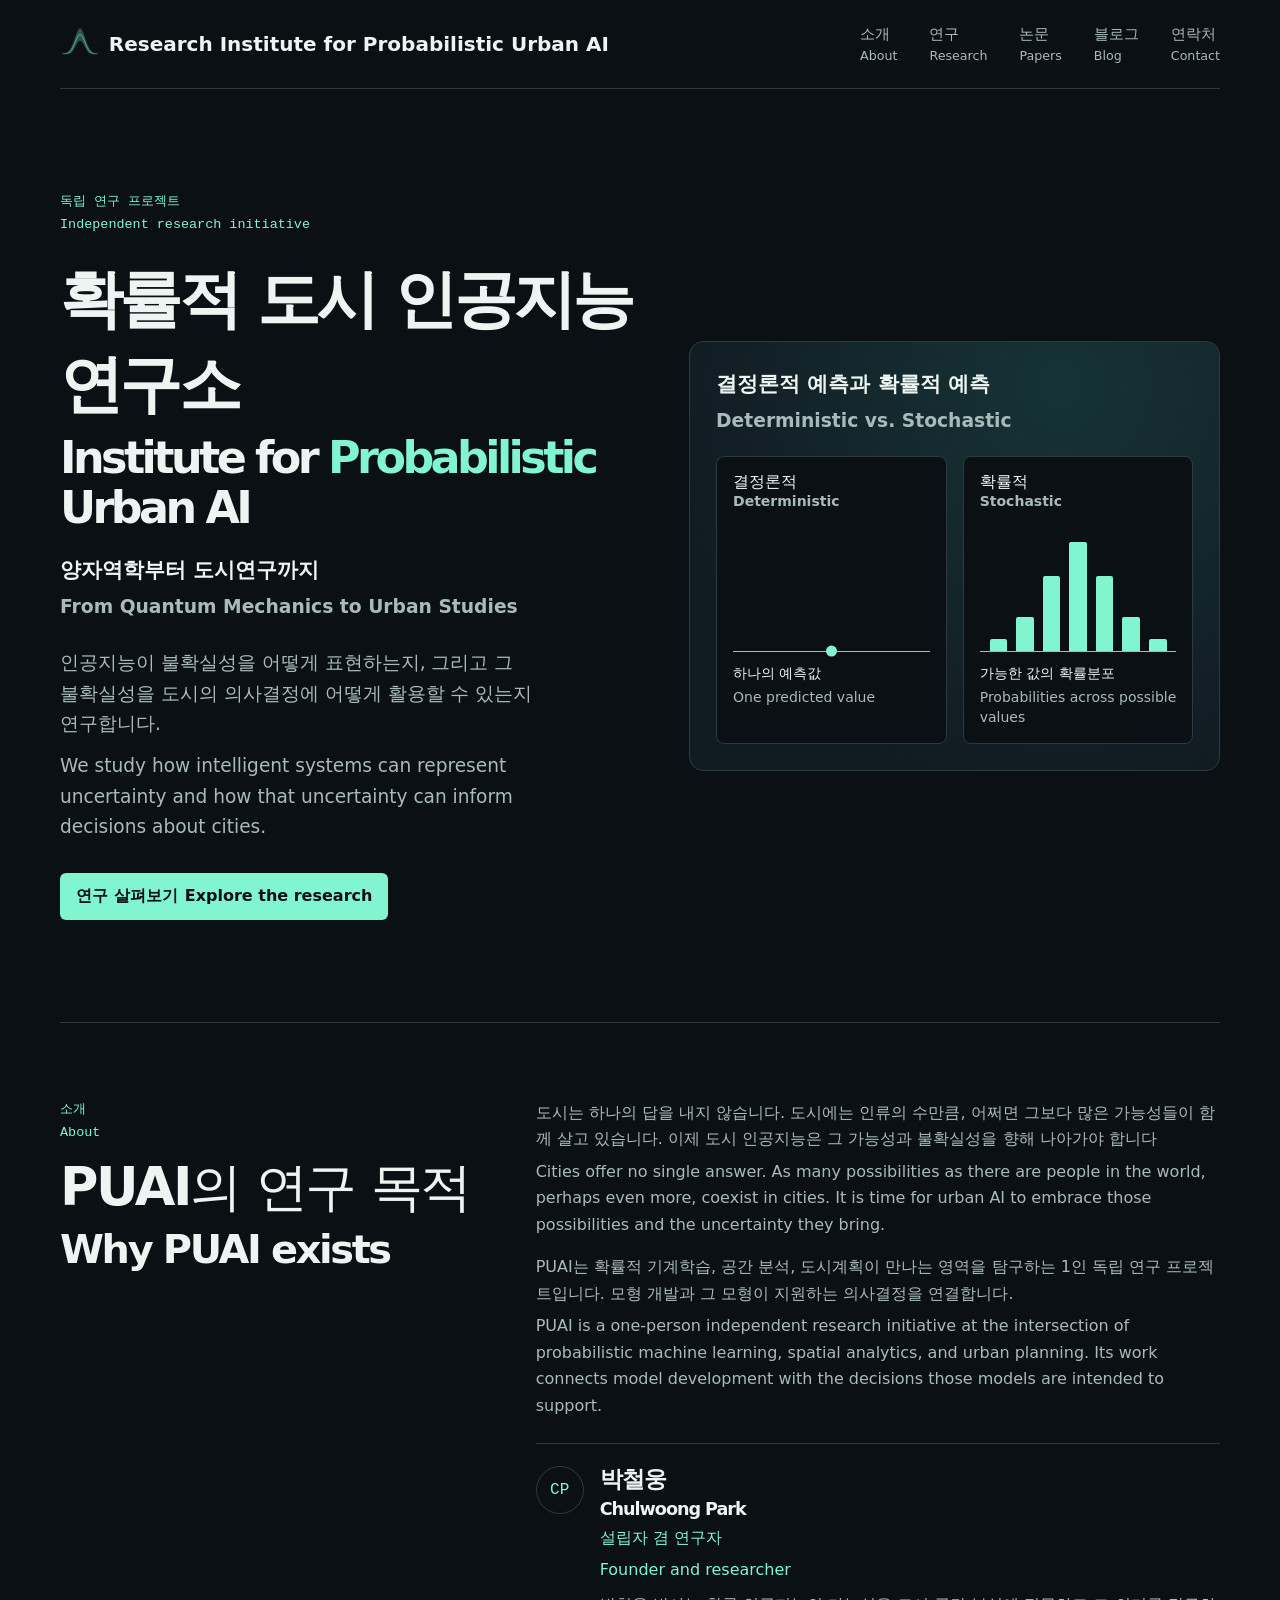
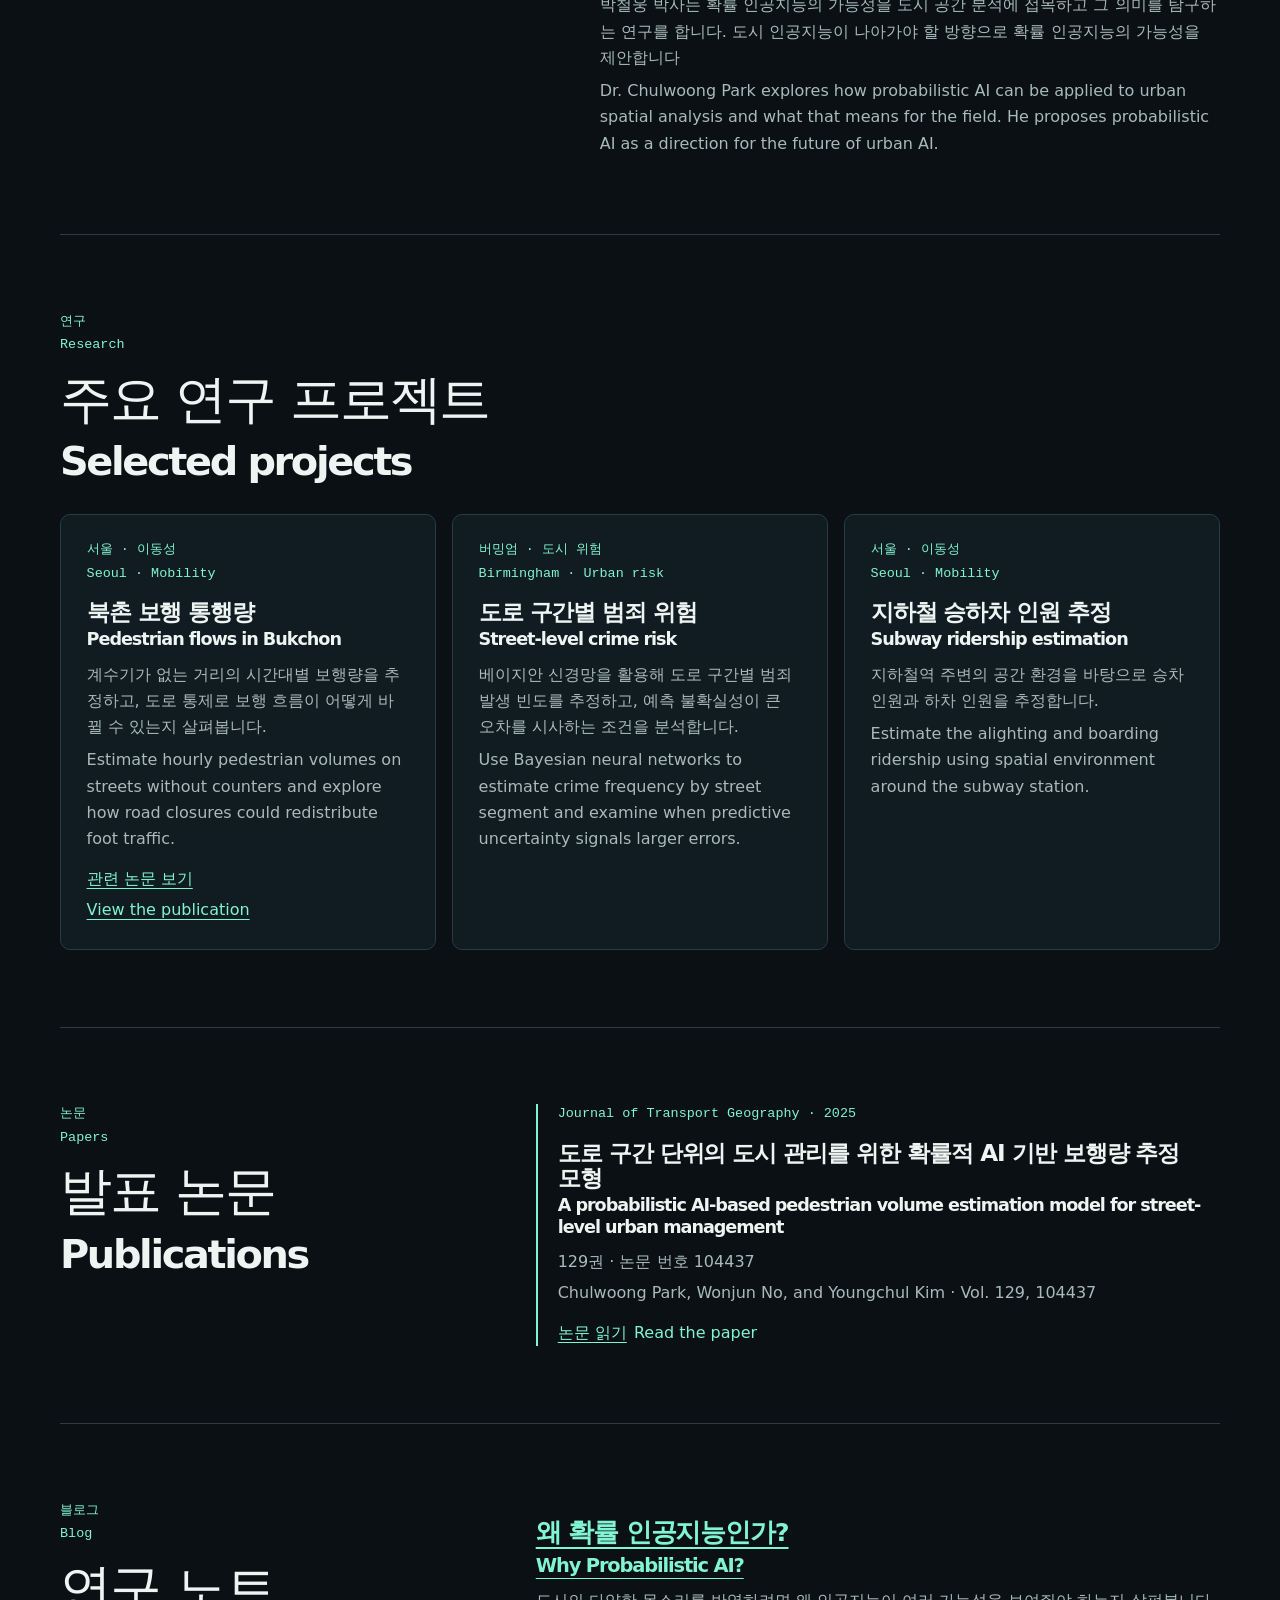
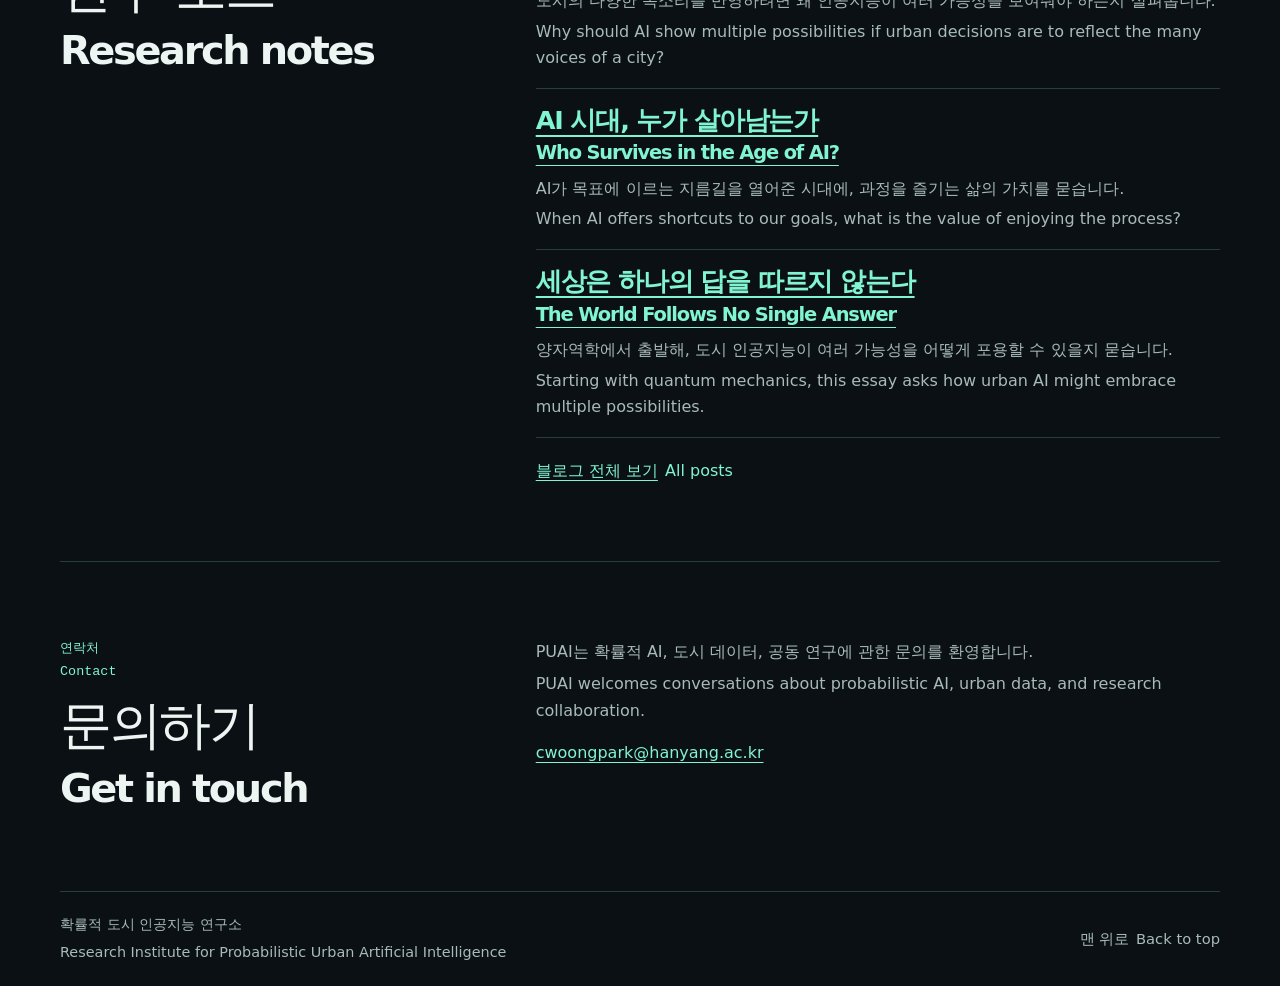
<file: index.html>
<!doctype html>
<html lang="ko">
<head>
<meta charset="utf-8">
<meta name="viewport" content="width=device-width, initial-scale=1">
<title>확률 도시 인공지능 연구소 | Research Institute for Probabilistic Urban Artificial Intelligence</title>
<meta name="description" content="확률 AI, 공간 분석, 도시 의사결정의 불확실성을 연구하는 독립 연구 프로젝트. An independent research initiative exploring probabilistic AI, spatial analytics, and uncertainty in urban decisions.">
<meta name="theme-color" content="#0b1015">
<link rel="stylesheet" href="./style.css">
<script defer src="./site.js"></script>
</head>
<body>
<a class="skip" href="#main">본문으로 건너뛰기<span lang="en" class="en-inline">Skip to content</span></a>
<header class="shell top">
<a class="brand" href="./" lang="en"><img class="mark" src="./normal-distribution-logo.png" width="40" height="40" alt="">Research Institute for Probabilistic Urban AI</a>
<nav aria-label="주 메뉴 / Main navigation"><a href="#about">소개<span lang="en" class="en">About</span></a><a href="#research">연구<span lang="en" class="en">Research</span></a><a href="#papers">논문<span lang="en" class="en">Papers</span></a><a href="./blog/index.html">블로그<span lang="en" class="en">Blog</span></a><a href="#contact">연락처<span lang="en" class="en">Contact</span></a></nav>
</header>
<main id="main">
<section class="shell hero" aria-labelledby="title">
<div>
<p class="eyebrow">독립 연구 프로젝트<span lang="en" class="en">Independent research initiative</span></p>
<h1 id="title"><span class="ko">확률적 도시 인공지능 연구소</span><span lang="en" class="en">Institute for <em>Probabilistic</em> Urban AI </span></h1>
<p class="subtitle">양자역학부터 도시연구까지<span lang="en" class="en">From Quantum Mechanics to Urban Studies</span></p>
<p class="lead">인공지능이 불확실성을 어떻게 표현하는지, 그리고 그 불확실성을 도시의 의사결정에 어떻게 활용할 수 있는지 연구합니다.<span lang="en" class="en">We study how intelligent systems can represent uncertainty and how that uncertainty can inform decisions about cities.</span></p>
<a class="button" href="#research">연구 살펴보기<span lang="en" class="en-inline">Explore the research</span></a>
</div>
<figure class="instrument" aria-labelledby="comparison-title">
<figcaption id="comparison-title">결정론적 예측과 확률적 예측<span lang="en" class="en">Deterministic vs. Stochastic</span></figcaption>
<div class="comparison">
<div class="comparison-panel">
<h2>결정론적<span lang="en" class="en">Deterministic</span></h2>
<div class="comparison-plot point-plot" aria-hidden="true"><span></span></div>
<p>하나의 예측값<span lang="en" class="en">One predicted value</span></p>
</div>
<div class="comparison-panel">
<h2>확률적<span lang="en" class="en">Stochastic</span></h2>
<div class="comparison-plot probability-plot" aria-hidden="true">
<span style="--height:10%"></span><span style="--height:27%"></span><span style="--height:59%"></span><span style="--height:86%"></span><span style="--height:59%"></span><span style="--height:27%"></span><span style="--height:10%"></span>
</div>
<p>가능한 값의 확률분포<span lang="en" class="en">Probabilities across possible values</span></p>
</div>
</div>
</figure>
</section>

<section id="about" class="shell split">
<div><p class="eyebrow">소개<span lang="en" class="en">About</span></p><h2>PUAI의 연구 목적<span lang="en" class="en">Why PUAI exists</span></h2></div>
<div class="bodycopy"><p>도시는 하나의 답을 내지 않습니다. 도시에는 인류의 수만큼, 어쩌면 그보다 많은 가능성들이 함께 살고 있습니다. 이제 도시 인공지능은 그 가능성과 불확실성을 향해 나아가야 합니다<span lang="en" class="en">Cities offer no single answer. As many possibilities as there are people in the world, perhaps even more, coexist in cities. It is time for urban AI to embrace those possibilities and the uncertainty they bring.</span></p>
<p>PUAI는 확률적 기계학습, 공간 분석, 도시계획이 만나는 영역을 탐구하는 1인 독립 연구 프로젝트입니다. 모형 개발과 그 모형이 지원하는 의사결정을 연결합니다.<span lang="en" class="en">PUAI is a one-person independent research initiative at the intersection of probabilistic machine learning, spatial analytics, and urban planning. Its work connects model development with the decisions those models are intended to support.</span></p>
<article class="profile" id="researcher"><div class="monogram" aria-hidden="true">CP</div><div><h3>박철웅<span lang="en" class="en">Chulwoong Park</span></h3><p class="accent">설립자 겸 연구자<span lang="en" class="en">Founder and researcher</span></p><p>박철웅 박사는 확률 인공지능의 가능성을 도시 공간 분석에 접목하고 그 의미를 탐구하는 연구를 합니다. 도시 인공지능이 나아가야 할 방향으로 확률 인공지능의 가능성을 제안합니다<span lang="en" class="en">Dr. Chulwoong Park explores how probabilistic AI can be applied to urban spatial analysis and what that means for the field. He proposes probabilistic AI as a direction for the future of urban AI.</span></p></div></article></div>
</section>

<section id="research" class="shell section">
<p class="eyebrow">연구<span lang="en" class="en">Research</span></p><h2>주요 연구 프로젝트<span lang="en" class="en">Selected projects</span></h2>
<div class="projects">
<article class="card"><p class="eyebrow">서울 · 이동성<span lang="en" class="en">Seoul · Mobility</span></p><h3>북촌 보행 통행량<span lang="en" class="en">Pedestrian flows in Bukchon</span></h3><p>계수기가 없는 거리의 시간대별 보행량을 추정하고, 도로 통제로 보행 흐름이 어떻게 바뀔 수 있는지 살펴봅니다.<span lang="en" class="en">Estimate hourly pedestrian volumes on streets without counters and explore how road closures could redistribute foot traffic.</span></p><a href="#paper-bukchon">관련 논문 보기<span lang="en" class="en">View the publication</span></a></article>
<article class="card"><p class="eyebrow">버밍엄 · 도시 위험<span lang="en" class="en">Birmingham · Urban risk</span></p><h3>도로 구간별 범죄 위험<span lang="en" class="en">Street-level crime risk</span></h3><p>베이지안 신경망을 활용해 도로 구간별 범죄 발생 빈도를 추정하고, 예측 불확실성이 큰 오차를 시사하는 조건을 분석합니다.<span lang="en" class="en">Use Bayesian neural networks to estimate crime frequency by street segment and examine when predictive uncertainty signals larger errors.</span></p></article>
<article class="card"><p class="eyebrow">서울 · 이동성<span lang="en" class="en">Seoul · Mobility</span></p><h3>지하철 승하차 인원 추정<span lang="en" class="en">Subway ridership estimation</span></h3><p>지하철역 주변의 공간 환경을 바탕으로 승차 인원과 하차 인원을 추정합니다.<span lang="en" class="en">Estimate the alighting and boarding ridership using spatial environment around the subway station.</span></p></article>
</div>
</section>

<section id="papers" class="shell split">
<div><p class="eyebrow">논문<span lang="en" class="en">Papers</span></p><h2>발표 논문<span lang="en" class="en">Publications</span></h2></div>
<article class="paper" id="paper-bukchon">
<p class="eyebrow"><span lang="en">Journal of Transport Geography</span> · 2025</p>
<h3>도로 구간 단위의 도시 관리를 위한 확률적 AI 기반 보행량 추정 모형<span lang="en" class="en">A probabilistic AI-based pedestrian volume estimation model for street-level urban management</span></h3>
<p>129권 · 논문 번호 104437 <span lang="en" class="en">Chulwoong Park, Wonjun No, and Youngchul Kim · Vol. 129, 104437</span></p>
<a href="https://doi.org/10.1016/j.jtrangeo.2025.104437">논문 읽기<span lang="en" class="en-inline">Read the paper</span></a>
</article>
</section>

<section id="notes" class="shell split">
<div><p class="eyebrow">블로그<span lang="en" class="en">Blog</span></p><h2>연구 노트<span lang="en" class="en">Research notes</span></h2></div>
<div>
<ul class="post-list">
<li id="note-intervals">
<h3><a href="./blog/checking-prediction-intervals/index.html">왜 확률 인공지능인가?<span lang="en" class="en">Why Probabilistic AI?</span></a></h3>
<p>도시의 다양한 목소리를 반영하려면 왜 인공지능이 여러 가능성을 보여줘야 하는지 살펴봅니다.<span lang="en" class="en">Why should AI show multiple possibilities if urban decisions are to reflect the many voices of a city?</span></p>
</li>
<li>
<h3><a href="./blog/who-survives-in-the-age-of-ai/index.html">AI 시대, 누가 살아남는가<span lang="en" class="en">Who Survives in the Age of AI?</span></a></h3>
<p>AI가 목표에 이르는 지름길을 열어준 시대에, 과정을 즐기는 삶의 가치를 묻습니다.<span lang="en" class="en">When AI offers shortcuts to our goals, what is the value of enjoying the process?</span></p>
</li>
<li id="note-distribution">
<h3><a href="./blog/world-follows-no-single-answer/index.html">세상은 하나의 답을 따르지 않는다<span lang="en" class="en">The World Follows No Single Answer</span></a></h3>
<p>양자역학에서 출발해, 도시 인공지능이 여러 가능성을 어떻게 포용할 수 있을지 묻습니다.<span lang="en" class="en">Starting with quantum mechanics, this essay asks how urban AI might embrace multiple possibilities.</span></p>
</li>
</ul>
<a href="./blog/index.html">블로그 전체 보기<span lang="en" class="en-inline">All posts</span></a>
</div>
</section>

<section id="contact" class="shell split">
<div><p class="eyebrow">연락처<span lang="en" class="en">Contact</span></p><h2>문의하기<span lang="en" class="en">Get in touch</span></h2></div>
<div class="bodycopy"><p>PUAI는 확률적 AI, 도시 데이터, 공동 연구에 관한 문의를 환영합니다.<span lang="en" class="en">PUAI welcomes conversations about probabilistic AI, urban data, and research collaboration.</span></p>
<!-- Set your preferred public address in the data-email attribute before deployment. -->
<p id="contact-channel" data-email="cwoongpark@hanyang.ac.kr">공개 연락처를 이곳에 안내할 예정입니다.<span lang="en" class="en">A public contact address will be added here.</span></p></div>
</section>
</main>
<footer class="shell foot"><span>확률적 도시 인공지능 연구소<span lang="en" class="en">Research Institute for Probabilistic Urban Artificial Intelligence</span></span><a href="#main">맨 위로<span lang="en" class="en-inline">Back to top</span></a></footer>
</body>
</html>
</file>
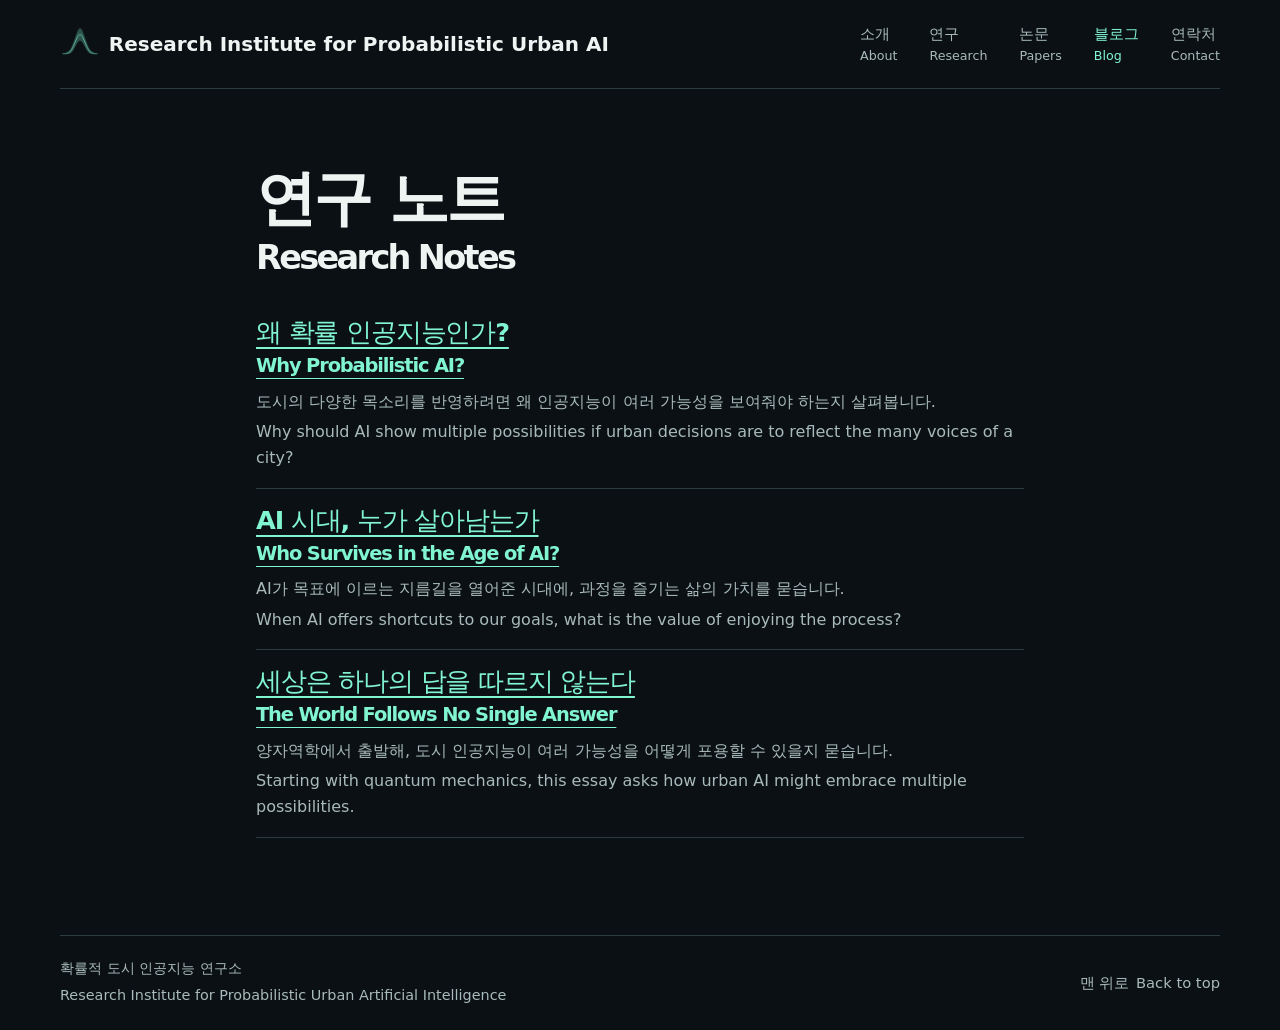
<file: blog/index.html>
<!doctype html>
<html lang="ko">
<head>
<meta charset="utf-8">
<meta name="viewport" content="width=device-width, initial-scale=1">
<title>연구 노트 / Research Notes | PUAI</title>
<meta name="theme-color" content="#0b1015">
<link rel="stylesheet" href="../style.css">
</head>
<body>
<a class="skip" href="#main">본문으로 건너뛰기<span lang="en" class="en-inline">Skip to content</span></a>
<header class="shell top">
<a class="brand" href="../index.html" lang="en"><img class="mark" src="../normal-distribution-logo.png" width="40" height="40" alt="">Research Institute for Probabilistic Urban AI</a>
<nav aria-label="주 메뉴 / Main navigation"><a href="../index.html#about">소개<span lang="en" class="en">About</span></a><a href="../index.html#research">연구<span lang="en" class="en">Research</span></a><a href="../index.html#papers">논문<span lang="en" class="en">Papers</span></a><a href="./index.html" aria-current="page">블로그<span lang="en" class="en">Blog</span></a><a href="../index.html#contact">연락처<span lang="en" class="en">Contact</span></a></nav>
</header>
<main id="main" class="shell blog-page">
<h1>연구 노트<span lang="en" class="en">Research Notes</span></h1>
<ul class="post-list">
<li>
<h2><a href="checking-prediction-intervals/index.html">왜 확률 인공지능인가?<span lang="en" class="en">Why Probabilistic AI?</span></a></h2>
<p>도시의 다양한 목소리를 반영하려면 왜 인공지능이 여러 가능성을 보여줘야 하는지 살펴봅니다.<span lang="en" class="en">Why should AI show multiple possibilities if urban decisions are to reflect the many voices of a city?</span></p>
</li>
<li>
<h2><a href="who-survives-in-the-age-of-ai/index.html">AI 시대, 누가 살아남는가<span lang="en" class="en">Who Survives in the Age of AI?</span></a></h2>
<p>AI가 목표에 이르는 지름길을 열어준 시대에, 과정을 즐기는 삶의 가치를 묻습니다.<span lang="en" class="en">When AI offers shortcuts to our goals, what is the value of enjoying the process?</span></p>
</li>
<li>
<h2><a href="world-follows-no-single-answer/index.html">세상은 하나의 답을 따르지 않는다<span lang="en" class="en">The World Follows No Single Answer</span></a></h2>
<p>양자역학에서 출발해, 도시 인공지능이 여러 가능성을 어떻게 포용할 수 있을지 묻습니다.<span lang="en" class="en">Starting with quantum mechanics, this essay asks how urban AI might embrace multiple possibilities.</span></p>
</li>
</ul>
</main>
<footer class="shell foot"><span>확률적 도시 인공지능 연구소<span lang="en" class="en">Research Institute for Probabilistic Urban Artificial Intelligence</span></span><a href="#main">맨 위로<span lang="en" class="en-inline">Back to top</span></a></footer>
</body>
</html>
</file>
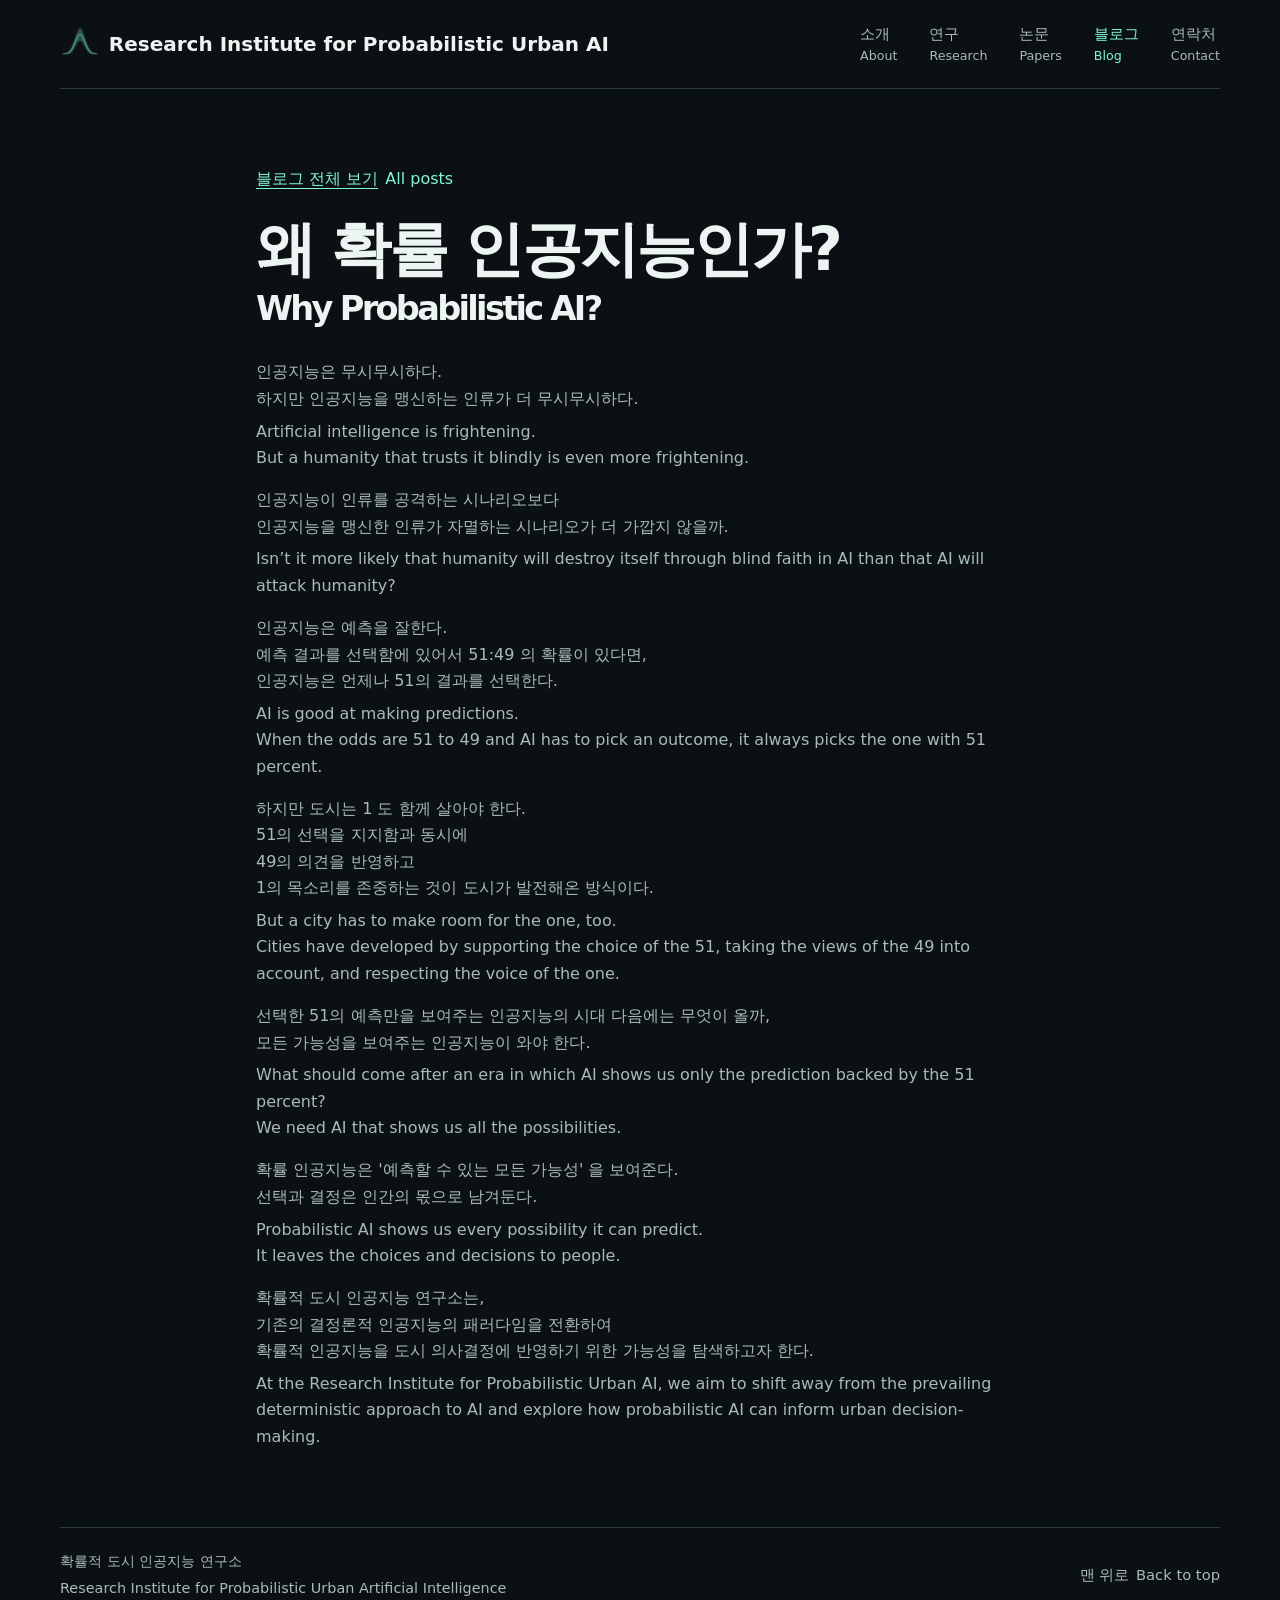
<file: blog/checking-prediction-intervals/index.html>
<!doctype html>
<html lang="ko">
<head>
<meta charset="utf-8">
<meta name="viewport" content="width=device-width, initial-scale=1">
<title>왜 확률 인공지능인가? / Why Probabilistic AI? | PUAI</title>
<meta name="theme-color" content="#0b1015">
<link rel="stylesheet" href="../../style.css">
</head>
<body>
<a class="skip" href="#main">본문으로 건너뛰기<span lang="en" class="en-inline">Skip to content</span></a>
<header class="shell top">
<a class="brand" href="../../index.html" lang="en"><img class="mark" src="../../normal-distribution-logo.png" width="40" height="40" alt="">Research Institute for Probabilistic Urban AI</a>
<nav aria-label="주 메뉴 / Main navigation"><a href="../../index.html#about">소개<span lang="en" class="en">About</span></a><a href="../../index.html#research">연구<span lang="en" class="en">Research</span></a><a href="../../index.html#papers">논문<span lang="en" class="en">Papers</span></a><a href="../index.html" aria-current="true">블로그<span lang="en" class="en">Blog</span></a><a href="../../index.html#contact">연락처<span lang="en" class="en">Contact</span></a></nav>
</header>
<main id="main" class="shell blog-page">
<a href="../index.html">블로그 전체 보기<span lang="en" class="en-inline">All posts</span></a>
<article class="post">
<h1>왜 확률 인공지능인가?<span lang="en" class="en">Why Probabilistic AI?</span></h1>
<div class="bodycopy post-body">
<p>인공지능은 무시무시하다.<br>
하지만 인공지능을 맹신하는 인류가 더 무시무시하다.
<span lang="en" class="en">Artificial intelligence is frightening.<br>
But a humanity that trusts it blindly is even more frightening.</span></p>
<p>인공지능이 인류를 공격하는 시나리오보다<br>
인공지능을 맹신한 인류가 자멸하는 시나리오가 더 가깝지 않을까.
<span lang="en" class="en">Isn’t it more likely that humanity will destroy itself through blind faith in AI than that AI will attack humanity?</span></p>
<p>인공지능은 예측을 잘한다.<br>
예측 결과를 선택함에 있어서 51:49 의 확률이 있다면,<br>
인공지능은 언제나 51의 결과를 선택한다.
<span lang="en" class="en">AI is good at making predictions.<br>
When the odds are 51 to 49 and AI has to pick an outcome, it always picks the one with 51 percent.</span></p>
<p>하지만 도시는 1 도 함께 살아야 한다.<br>
51의 선택을 지지함과 동시에<br>
49의 의견을 반영하고<br>
1의 목소리를 존중하는 것이 도시가 발전해온 방식이다.
<span lang="en" class="en">But a city has to make room for the one, too.<br>
Cities have developed by supporting the choice of the 51, taking the views of the 49 into account, and respecting the voice of the one.</span></p>
<p>선택한 51의 예측만을 보여주는 인공지능의 시대 다음에는 무엇이 올까,<br>
모든 가능성을 보여주는 인공지능이 와야 한다.
<span lang="en" class="en">What should come after an era in which AI shows us only the prediction backed by the 51 percent?<br>
We need AI that shows us all the possibilities.</span></p>
<p>확률 인공지능은 '예측할 수 있는 모든 가능성' 을 보여준다.<br>
선택과 결정은 인간의 몫으로 남겨둔다.
<span lang="en" class="en">Probabilistic AI shows us every possibility it can predict.<br>
It leaves the choices and decisions to people.</span></p>
<p>확률적 도시 인공지능 연구소는,<br>
기존의 결정론적 인공지능의 패러다임을 전환하여<br>
확률적 인공지능을 도시 의사결정에 반영하기 위한 가능성을 탐색하고자 한다.
<span lang="en" class="en">At the Research Institute for Probabilistic Urban AI, we aim to shift away from the prevailing deterministic approach to AI and explore how probabilistic AI can inform urban decision-making.</span></p>
</div>
</article>
</main>
<footer class="shell foot"><span>확률적 도시 인공지능 연구소<span lang="en" class="en">Research Institute for Probabilistic Urban Artificial Intelligence</span></span><a href="#main">맨 위로<span lang="en" class="en-inline">Back to top</span></a></footer>
</body>
</html>
</file>
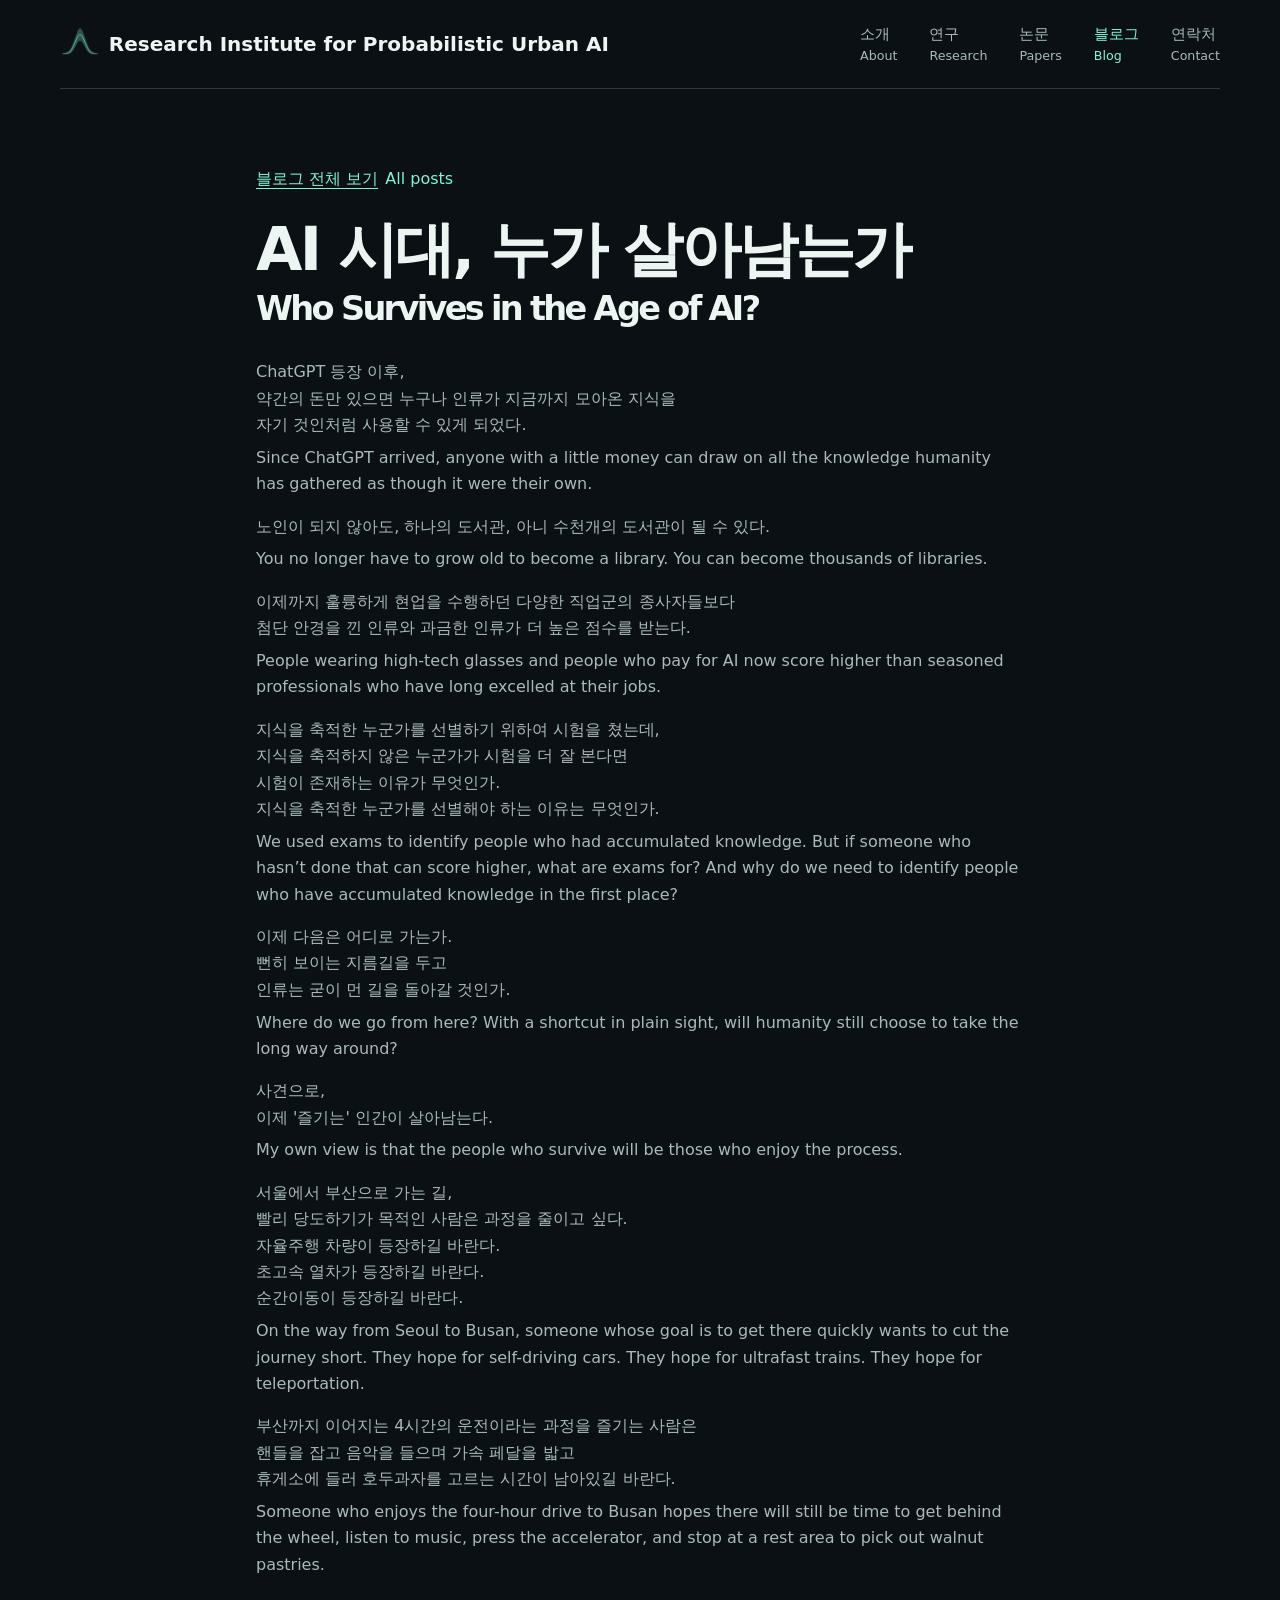
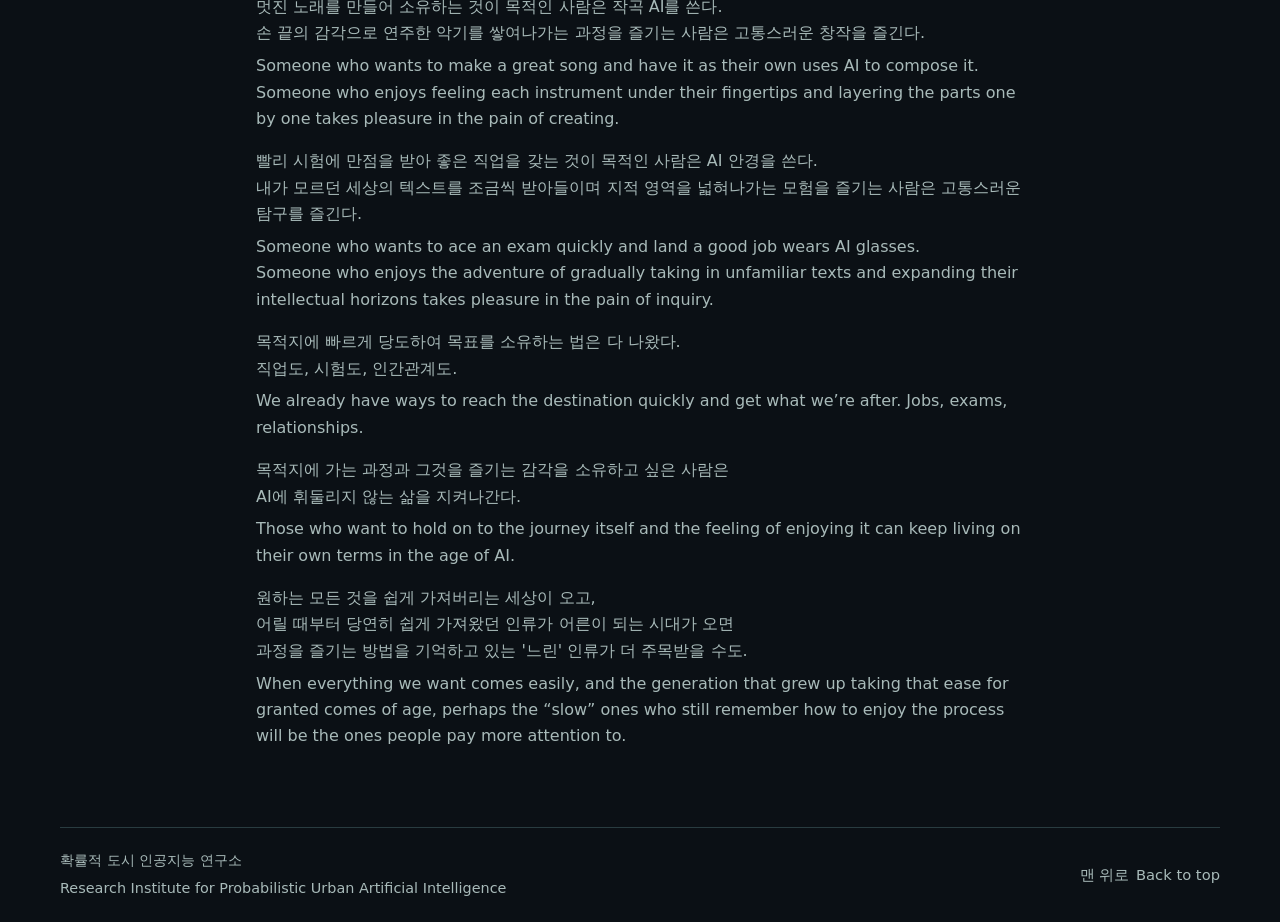
<file: blog/who-survives-in-the-age-of-ai/index.html>
<!doctype html>
<html lang="ko">
<head>
<meta charset="utf-8">
<meta name="viewport" content="width=device-width, initial-scale=1">
<title>AI 시대, 누가 살아남는가 / Who Survives in the Age of AI? | PUAI</title>
<meta name="theme-color" content="#0b1015">
<link rel="stylesheet" href="../../style.css">
</head>
<body>
<a class="skip" href="#main">본문으로 건너뛰기<span lang="en" class="en-inline">Skip to content</span></a>
<header class="shell top">
<a class="brand" href="../../index.html" lang="en"><img class="mark" src="../../normal-distribution-logo.png" width="40" height="40" alt="">Research Institute for Probabilistic Urban AI</a>
<nav aria-label="주 메뉴 / Main navigation"><a href="../../index.html#about">소개<span lang="en" class="en">About</span></a><a href="../../index.html#research">연구<span lang="en" class="en">Research</span></a><a href="../../index.html#papers">논문<span lang="en" class="en">Papers</span></a><a href="../index.html" aria-current="true">블로그<span lang="en" class="en">Blog</span></a><a href="../../index.html#contact">연락처<span lang="en" class="en">Contact</span></a></nav>
</header>
<main id="main" class="shell blog-page">
<a href="../index.html">블로그 전체 보기<span lang="en" class="en-inline">All posts</span></a>
<article class="post">
<h1>AI 시대, 누가 살아남는가<span lang="en" class="en">Who Survives in the Age of AI?</span></h1>
<div class="bodycopy post-body">
<p>ChatGPT 등장 이후,<br>
약간의 돈만 있으면 누구나 인류가 지금까지 모아온 지식을<br>
자기 것인처럼 사용할 수 있게 되었다.
<span lang="en" class="en">Since ChatGPT arrived, anyone with a little money can draw on all the knowledge humanity has gathered as though it were their own.</span></p>
<p>노인이 되지 않아도, 하나의 도서관, 아니 수천개의 도서관이 될 수 있다.
<span lang="en" class="en">You no longer have to grow old to become a library. You can become thousands of libraries.</span></p>
<p>이제까지 훌륭하게 현업을 수행하던 다양한 직업군의 종사자들보다<br>
첨단 안경을 낀 인류와 과금한 인류가 더 높은 점수를 받는다.
<span lang="en" class="en">People wearing high-tech glasses and people who pay for AI now score higher than seasoned professionals who have long excelled at their jobs.</span></p>
<p>지식을 축적한 누군가를 선별하기 위하여 시험을 쳤는데,<br>
지식을 축적하지 않은 누군가가 시험을 더 잘 본다면<br>
시험이 존재하는 이유가 무엇인가.<br>
지식을 축적한 누군가를 선별해야 하는 이유는 무엇인가.
<span lang="en" class="en">We used exams to identify people who had accumulated knowledge. But if someone who hasn’t done that can score higher, what are exams for? And why do we need to identify people who have accumulated knowledge in the first place?</span></p>
<p>이제 다음은 어디로 가는가.<br>
뻔히 보이는 지름길을 두고<br>
인류는 굳이 먼 길을 돌아갈 것인가.
<span lang="en" class="en">Where do we go from here? With a shortcut in plain sight, will humanity still choose to take the long way around?</span></p>
<p>사견으로,<br>
이제 '즐기는' 인간이 살아남는다.
<span lang="en" class="en">My own view is that the people who survive will be those who enjoy the process.</span></p>
<p>서울에서 부산으로 가는 길,<br>
빨리 당도하기가 목적인 사람은 과정을 줄이고 싶다.<br>
자율주행 차량이 등장하길 바란다.<br>
초고속 열차가 등장하길 바란다.<br>
순간이동이 등장하길 바란다.
<span lang="en" class="en">On the way from Seoul to Busan, someone whose goal is to get there quickly wants to cut the journey short. They hope for self-driving cars. They hope for ultrafast trains. They hope for teleportation.</span></p>
<p>부산까지 이어지는 4시간의 운전이라는 과정을 즐기는 사람은<br>
핸들을 잡고 음악을 들으며 가속 페달을 밟고<br>
휴게소에 들러 호두과자를 고르는 시간이 남아있길 바란다.
<span lang="en" class="en">Someone who enjoys the four-hour drive to Busan hopes there will still be time to get behind the wheel, listen to music, press the accelerator, and stop at a rest area to pick out walnut pastries.</span></p>
<p>멋진 노래를 만들어 소유하는 것이 목적인 사람은 작곡 AI를 쓴다.<br>
손 끝의 감각으로 연주한 악기를 쌓여나가는 과정을 즐기는 사람은 고통스러운 창작을 즐긴다.
<span lang="en" class="en">Someone who wants to make a great song and have it as their own uses AI to compose it.<br>
Someone who enjoys feeling each instrument under their fingertips and layering the parts one by one takes pleasure in the pain of creating.</span></p>
<p>빨리 시험에 만점을 받아 좋은 직업을 갖는 것이 목적인 사람은 AI 안경을 쓴다.<br>
내가 모르던 세상의 텍스트를 조금씩 받아들이며 지적 영역을 넓혀나가는 모험을 즐기는 사람은 고통스러운 탐구를 즐긴다.
<span lang="en" class="en">Someone who wants to ace an exam quickly and land a good job wears AI glasses.<br>
Someone who enjoys the adventure of gradually taking in unfamiliar texts and expanding their intellectual horizons takes pleasure in the pain of inquiry.</span></p>
<p>목적지에 빠르게 당도하여 목표를 소유하는 법은 다 나왔다.<br>
직업도, 시험도, 인간관계도.
<span lang="en" class="en">We already have ways to reach the destination quickly and get what we’re after. Jobs, exams, relationships.</span></p>
<p>목적지에 가는 과정과 그것을 즐기는 감각을 소유하고 싶은 사람은<br>
AI에 휘둘리지 않는 삶을 지켜나간다.
<span lang="en" class="en">Those who want to hold on to the journey itself and the feeling of enjoying it can keep living on their own terms in the age of AI.</span></p>
<p>원하는 모든 것을 쉽게 가져버리는 세상이 오고,<br>
어릴 때부터 당연히 쉽게 가져왔던 인류가 어른이 되는 시대가 오면<br>
과정을 즐기는 방법을 기억하고 있는 '느린' 인류가 더 주목받을 수도.
<span lang="en" class="en">When everything we want comes easily, and the generation that grew up taking that ease for granted comes of age, perhaps the “slow” ones who still remember how to enjoy the process will be the ones people pay more attention to.</span></p>
</div>
</article>
</main>
<footer class="shell foot"><span>확률적 도시 인공지능 연구소<span lang="en" class="en">Research Institute for Probabilistic Urban Artificial Intelligence</span></span><a href="#main">맨 위로<span lang="en" class="en-inline">Back to top</span></a></footer>
</body>
</html>
</file>
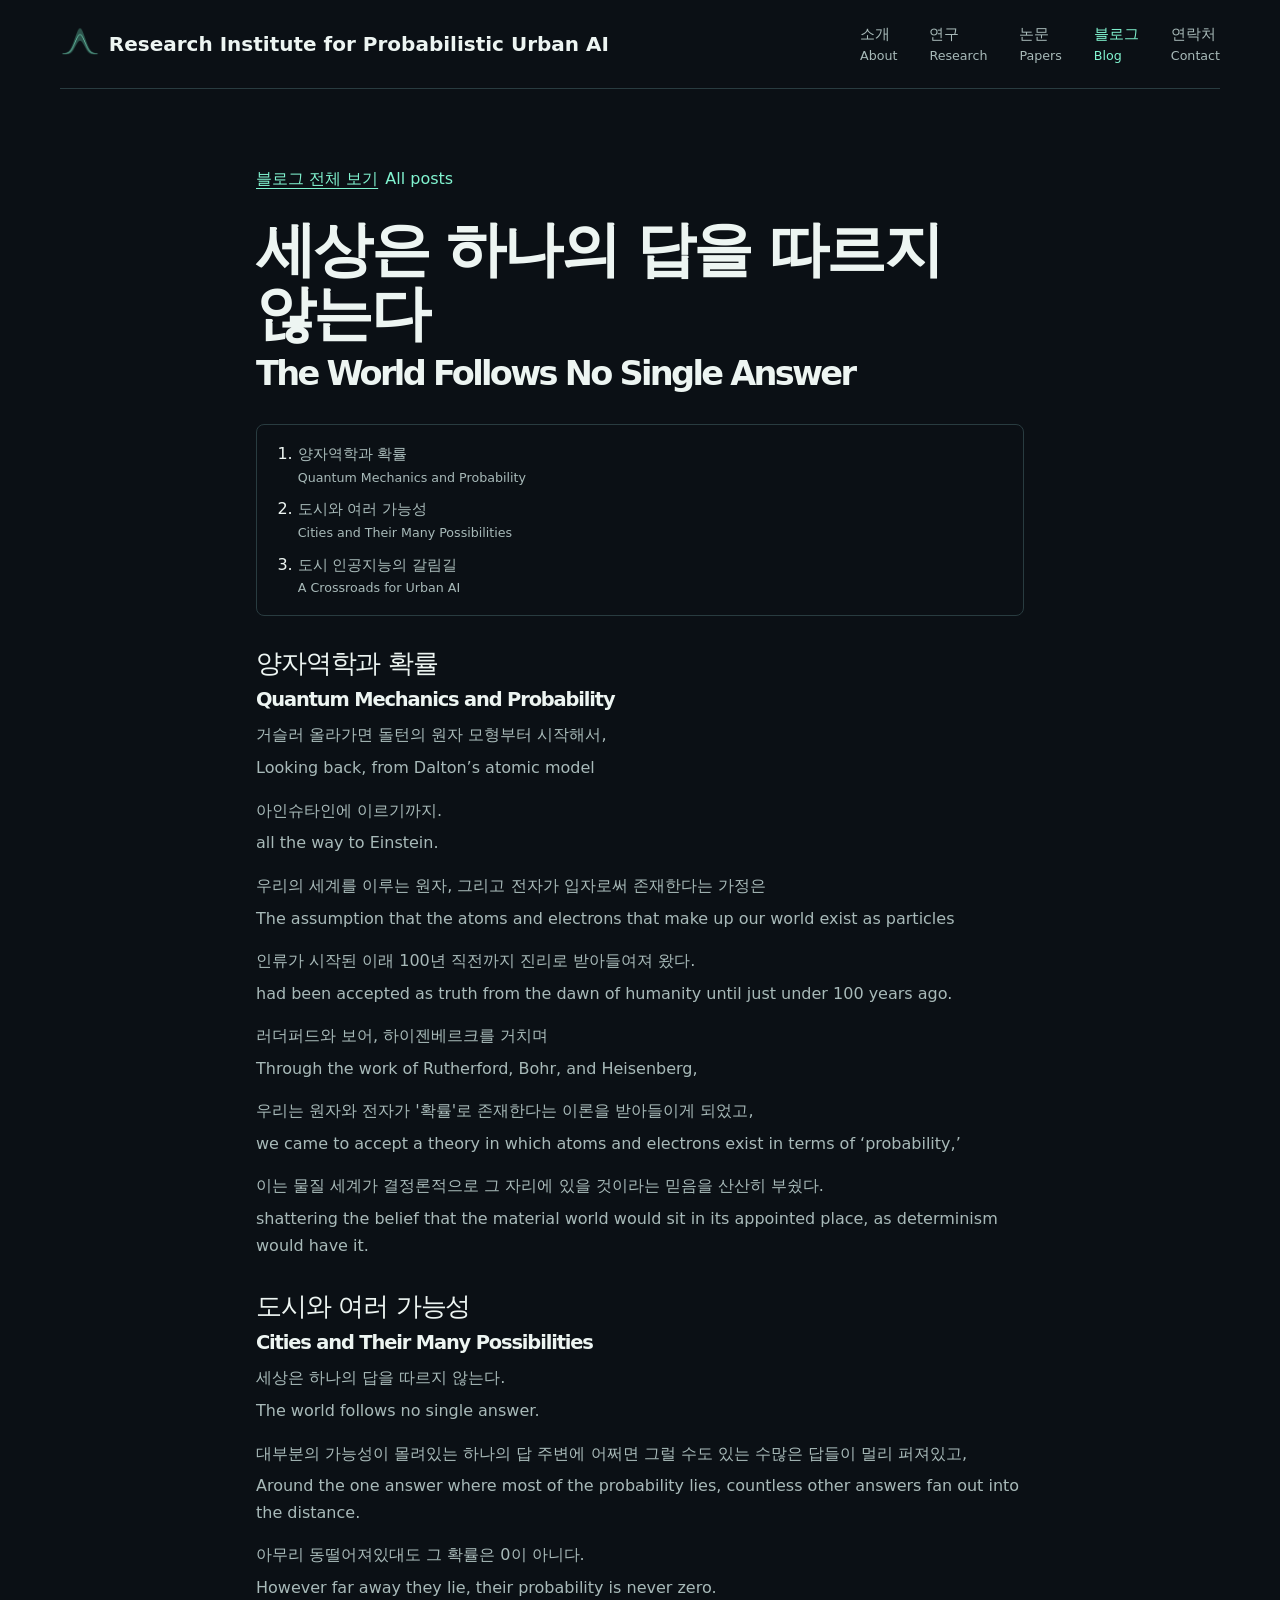
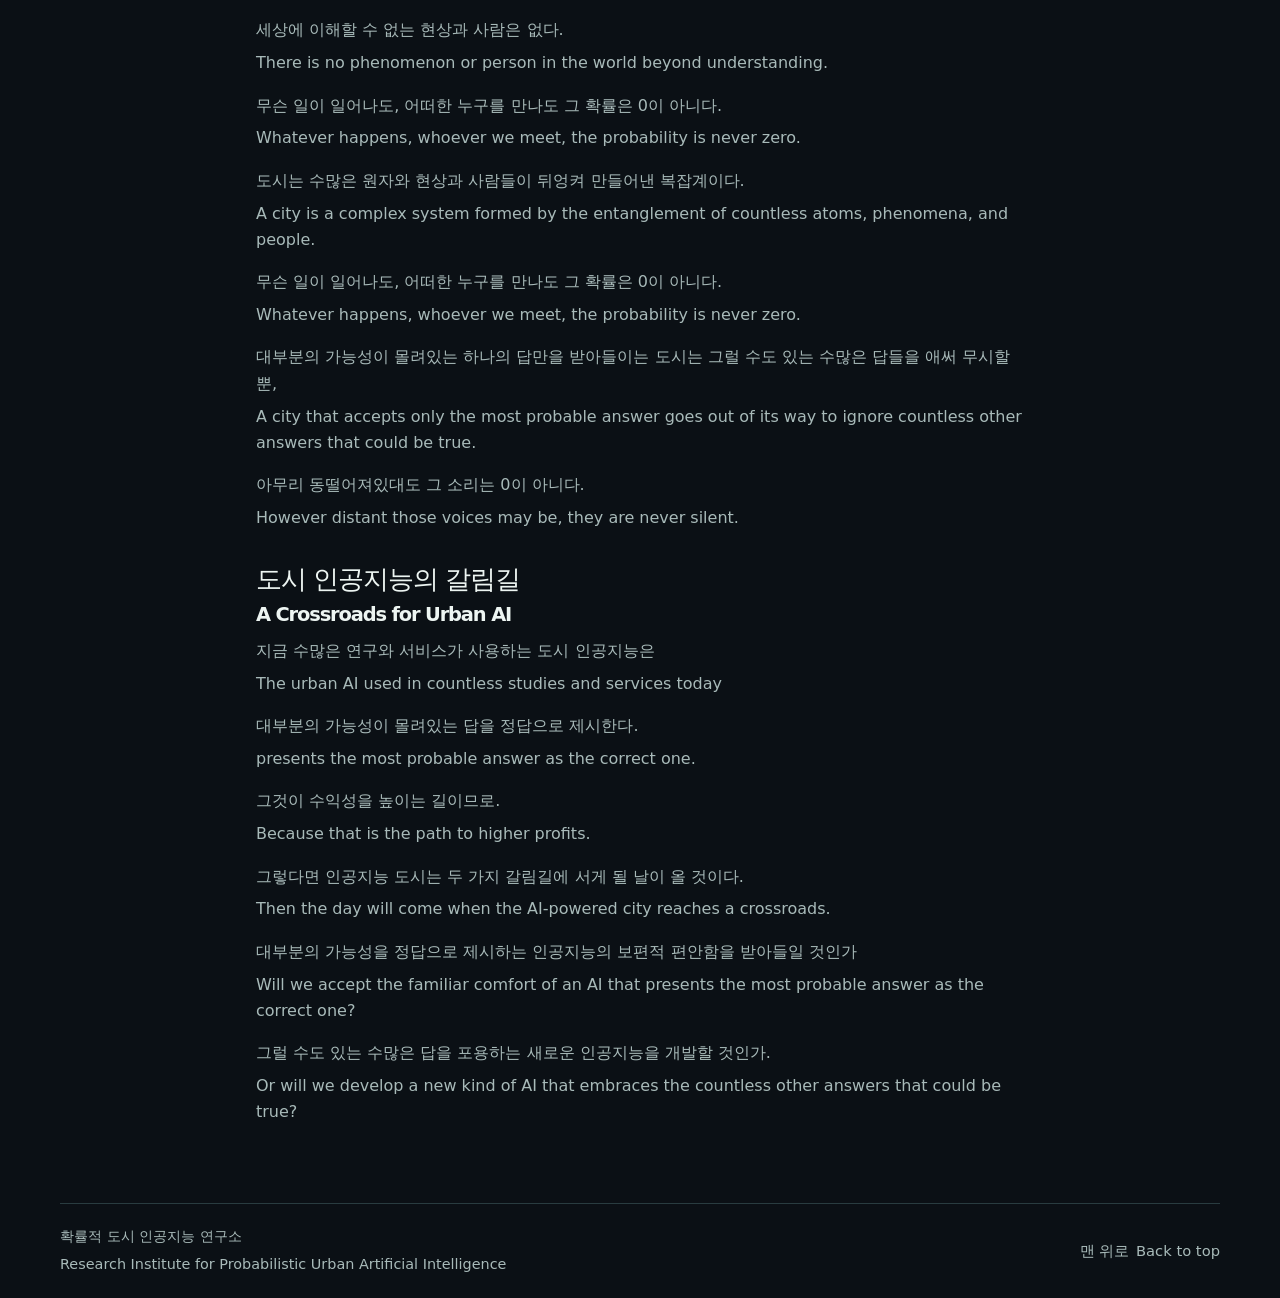
<file: blog/world-follows-no-single-answer/index.html>
<!doctype html>
<html lang="ko">
<head>
<meta charset="utf-8">
<meta name="viewport" content="width=device-width, initial-scale=1">
<title>세상은 하나의 답을 따르지 않는다 The World Follows No Single Answer | PUAI</title>
<meta name="theme-color" content="#0b1015">
<link rel="stylesheet" href="../../style.css">
</head>
<body>
<a class="skip" href="#main">본문으로 건너뛰기<span lang="en" class="en-inline">Skip to content</span></a>
<header class="shell top">
<a class="brand" href="../../index.html" lang="en"><img class="mark" src="../../normal-distribution-logo.png" width="40" height="40" alt="">Research Institute for Probabilistic Urban AI</a>
<nav aria-label="주 메뉴 / Main navigation"><a href="../../index.html#about">소개<span lang="en" class="en">About</span></a><a href="../../index.html#research">연구<span lang="en" class="en">Research</span></a><a href="../../index.html#papers">논문<span lang="en" class="en">Papers</span></a><a href="../index.html" aria-current="true">블로그<span lang="en" class="en">Blog</span></a><a href="../../index.html#contact">연락처<span lang="en" class="en">Contact</span></a></nav>
</header>
<main id="main" class="shell blog-page">
<a href="../index.html">블로그 전체 보기<span lang="en" class="en-inline">All posts</span></a>
<article class="post">
<h1>세상은 하나의 답을 따르지 않는다<span lang="en" class="en">The World Follows No Single Answer</span></h1>
<nav class="post-toc" aria-label="목차 / Contents">
<ol>
<li><a href="#quantum-mechanics">양자역학과 확률<span lang="en" class="en">Quantum Mechanics and Probability</span></a></li>
<li><a href="#cities">도시와 여러 가능성<span lang="en" class="en">Cities and Their Many Possibilities</span></a></li>
<li><a href="#urban-ai">도시 인공지능의 갈림길<span lang="en" class="en">A Crossroads for Urban AI</span></a></li>
</ol>
</nav>
<div class="bodycopy post-body">
<h2 id="quantum-mechanics">양자역학과 확률<span lang="en" class="en">Quantum Mechanics and Probability</span></h2>
<p>거슬러 올라가면 돌턴의 원자 모형부터 시작해서,<span lang="en" class="en">Looking back, from Dalton’s atomic model</span></p>
<p>아인슈타인에 이르기까지.<span lang="en" class="en">all the way to Einstein.</span></p>
<p>우리의 세계를 이루는 원자, 그리고 전자가 입자로써 존재한다는 가정은<span lang="en" class="en">The assumption that the atoms and electrons that make up our world exist as particles</span></p>
<p>인류가 시작된 이래 100년 직전까지 진리로 받아들여져 왔다.<span lang="en" class="en">had been accepted as truth from the dawn of humanity until just under 100 years ago.</span></p>
<p>러더퍼드와 보어, 하이젠베르크를 거치며<span lang="en" class="en">Through the work of Rutherford, Bohr, and Heisenberg,</span></p>
<p>우리는 원자와 전자가 '확률'로 존재한다는 이론을 받아들이게 되었고,<span lang="en" class="en">we came to accept a theory in which atoms and electrons exist in terms of ‘probability,’</span></p>
<p>이는 물질 세계가 결정론적으로 그 자리에 있을 것이라는 믿음을 산산히 부쉈다.<span lang="en" class="en">shattering the belief that the material world would sit in its appointed place, as determinism would have it.</span></p>
<h2 id="cities">도시와 여러 가능성<span lang="en" class="en">Cities and Their Many Possibilities</span></h2>
<p>세상은 하나의 답을 따르지 않는다.<span lang="en" class="en">The world follows no single answer.</span></p>
<p>대부분의 가능성이 몰려있는 하나의 답 주변에 어쩌면 그럴 수도 있는 수많은 답들이 멀리 퍼져있고,<span lang="en" class="en">Around the one answer where most of the probability lies, countless other answers fan out into the distance.</span></p>
<p>아무리 동떨어져있대도 그 확률은 0이 아니다.<span lang="en" class="en">However far away they lie, their probability is never zero.</span></p>
<p>세상에 이해할 수 없는 현상과 사람은 없다.<span lang="en" class="en">There is no phenomenon or person in the world beyond understanding.</span></p>
<p>무슨 일이 일어나도, 어떠한 누구를 만나도 그 확률은 0이 아니다.<span lang="en" class="en">Whatever happens, whoever we meet, the probability is never zero.</span></p>
<p>도시는 수많은 원자와 현상과 사람들이 뒤엉켜 만들어낸 복잡계이다.<span lang="en" class="en">A city is a complex system formed by the entanglement of countless atoms, phenomena, and people.</span></p>
<p>무슨 일이 일어나도, 어떠한 누구를 만나도 그 확률은 0이 아니다.<span lang="en" class="en">Whatever happens, whoever we meet, the probability is never zero.</span></p>
<p>대부분의 가능성이 몰려있는 하나의 답만을 받아들이는 도시는 그럴 수도 있는 수많은 답들을 애써 무시할 뿐,<span lang="en" class="en">A city that accepts only the most probable answer goes out of its way to ignore countless other answers that could be true.</span></p>
<p>아무리 동떨어져있대도 그 소리는 0이 아니다.<span lang="en" class="en">However distant those voices may be, they are never silent.</span></p>
<h2 id="urban-ai">도시 인공지능의 갈림길<span lang="en" class="en">A Crossroads for Urban AI</span></h2>
<p>지금 수많은 연구와 서비스가 사용하는 도시 인공지능은<span lang="en" class="en">The urban AI used in countless studies and services today</span></p>
<p>대부분의 가능성이 몰려있는 답을 정답으로 제시한다.<span lang="en" class="en">presents the most probable answer as the correct one.</span></p>
<p>그것이 수익성을 높이는 길이므로.<span lang="en" class="en">Because that is the path to higher profits.</span></p>
<p>그렇다면 인공지능 도시는 두 가지 갈림길에 서게 될 날이 올 것이다.<span lang="en" class="en">Then the day will come when the AI-powered city reaches a crossroads.</span></p>
<p>대부분의 가능성을 정답으로 제시하는 인공지능의 보편적 편안함을 받아들일 것인가<span lang="en" class="en">Will we accept the familiar comfort of an AI that presents the most probable answer as the correct one?</span></p>
<p>그럴 수도 있는 수많은 답을 포용하는 새로운 인공지능을 개발할 것인가.<span lang="en" class="en">Or will we develop a new kind of AI that embraces the countless other answers that could be true?</span></p>
</div>
</article>
</main>
<footer class="shell foot"><span>확률적 도시 인공지능 연구소<span lang="en" class="en">Research Institute for Probabilistic Urban Artificial Intelligence</span></span><a href="#main">맨 위로<span lang="en" class="en-inline">Back to top</span></a></footer>
</body>
</html>
</file>
<file: style.css>
:root{color-scheme:dark;--bg:#0b1015;--ink:#edf5f2;--muted:#a8bab9;--accent:#81f4d0;--line:#293c40;--panel:#111b22;--mono:ui-monospace,Consolas,monospace}
*{box-sizing:border-box}body{margin:0;background:var(--bg);color:var(--ink);font:1rem/1.65 system-ui,sans-serif}
a{color:var(--accent);text-underline-offset:.23em}a:hover{color:#fff} :focus-visible{outline:2px solid var(--accent);outline-offset:5px}
h1,h2,h3,p,figure{margin:0}h1,h2,h3{line-height:1.08;letter-spacing:-.045em}h1{font-size:clamp(2.85rem,6.2vw,6rem);font-weight:620}h1 em{color:var(--accent);font-style:normal}
h2{font-size:clamp(2rem,4.1vw,3.6rem);font-weight:580}h3{font-size:1.45rem;font-weight:620}p{color:var(--muted)}
.shell{width:min(1160px,calc(100% - 3rem));margin-inline:auto}.top,.foot{display:flex;justify-content:space-between;align-items:center;gap:1rem;padding-block:1.35rem}.top{border-bottom:1px solid var(--line)}.brand{font-weight:750;font-size:1.25rem;display:inline-flex;align-items:center;gap:.55rem;text-decoration:none;color:var(--ink)}.mark{display:block;flex:none;width:2.5rem;height:2.5rem}
nav{display:flex;gap:clamp(.8rem,3vw,2rem);flex-wrap:wrap}nav a,.foot a{text-decoration:none;color:var(--muted);font-size:.92rem}nav a:hover,.foot a:hover{color:var(--accent)}
.hero{display:grid;grid-template-columns:1.09fr 1fr;gap:clamp(1.5rem,4vw,4rem);align-items:center;padding-block:clamp(3.5rem,8vw,7rem)}.eyebrow{font:.84rem/1.5 var(--mono);color:var(--accent);margin-bottom:.95rem}.lead{font-size:clamp(1rem,1.45vw,1.2rem);max-width:38ch;margin:1.6rem 0 1.85rem}.button{display:inline-block;background:var(--accent);color:var(--bg);border-radius:6px;padding:.65rem 1rem;text-decoration:none;font-weight:650}.button:hover{color:var(--bg);background:#b9ffe9}
.instrument{min-width:0;border:1px solid var(--line);border-radius:14px;padding:clamp(1rem,2.5vw,1.6rem);background:radial-gradient(ellipse at 70% 10%,#163337,var(--panel) 75%)}
.instrument figcaption{font-size:clamp(1.05rem,2vw,1.3rem);font-weight:650}
.instrument figcaption .en{color:var(--muted);font-size:.9em}
.comparison{display:grid;grid-template-columns:repeat(2,minmax(0,1fr));gap:clamp(.5rem,1.6vw,1rem);margin-top:1.15rem}
.comparison-panel{border:1px solid var(--line);border-radius:8px;background:var(--bg);padding:clamp(.55rem,1.35vw,1rem)}
.comparison-panel h2{font-size:1rem;letter-spacing:normal}
.comparison-panel h2 .en,.comparison-panel p .en{font-size:.875rem;color:var(--muted)}
.comparison-panel p{font-size:.875rem;color:var(--ink);line-height:1.45;overflow-wrap:anywhere}
.comparison-plot{display:grid;grid-template-rows:minmax(0,1fr);align-items:end;height:clamp(4rem,10vw,8rem);margin:.85rem 0 .65rem;border-bottom:1px solid var(--muted)}
.point-plot{justify-items:center}
.point-plot span{width:.7rem;height:.7rem;border-radius:50%;background:var(--accent);transform:translateY(50%)}
.probability-plot{grid-template-columns:repeat(7,minmax(0,1fr));gap:5%;padding-inline:5%}
.probability-plot span{height:var(--height);background:var(--accent);border-radius:2px 2px 0 0}
.split,.section{border-top:1px solid var(--line);padding-block:clamp(2.8rem,6vw,5rem);scroll-margin-top:1rem}.split{display:grid;grid-template-columns:1fr 1.6fr;gap:1.5rem 3rem}.bodycopy>p+p{margin-top:1rem}.profile{display:flex;gap:1rem;align-items:flex-start;margin-top:1.5rem;padding-top:1.4rem;border-top:1px solid var(--line)}.monogram{display:grid;place-items:center;flex:none;width:3rem;height:3rem;border:1px solid var(--line);border-radius:50%;font-family:var(--mono);color:var(--accent)}.accent{color:var(--accent);margin:.25rem 0 .55rem}
.projects{display:grid;grid-template-columns:repeat(3,1fr);gap:1rem;margin-top:1.65rem}.card{border:1px solid var(--line);background:var(--panel);padding:clamp(1rem,2.4vw,1.6rem);border-radius:10px}.card h3+p,.paper h3+p{margin-top:.7rem}.card a,.paper a{display:inline-block;margin-top:.85rem}.paper{border-left:2px solid var(--accent);padding-left:1.25rem}.notes details{border-bottom:1px solid var(--line)}.notes summary{padding:.8rem 0;cursor:pointer;font-weight:625}.notes summary::marker{color:var(--accent)}.notes details div{padding:0 0 1rem 1rem}.notes p+p{margin-top:.7rem}.foot{border-top:1px solid var(--line);color:var(--muted);font-size:.9rem}.skip{position:absolute;left:1rem;top:-5rem;background:var(--bg);padding:.5rem}.skip:focus{top:1rem}
@media(max-width:760px){.hero,.split{grid-template-columns:1fr}.projects{grid-template-columns:1fr}.instrument{max-width:36rem}.shell{width:calc(100% - 2rem)}}
@media(max-width:450px){.top,.foot{align-items:flex-start;flex-direction:column}}

.en{display:block;margin-top:.25em}
.en-inline{display:inline-block;margin-inline-start:.45em}
h1 .ko{font-size:.8em}
h1 .en{font-size:.56em;line-height:1.12}
.subtitle{margin-top:1.25rem;color:var(--ink);font-size:clamp(1rem,1.8vw,1.3rem);font-weight:600}
.subtitle .en{font-size:.9em;color:var(--muted)}
h2 .en,h3 .en{font-size:.76em;line-height:1.25}
.lead{max-width:46ch;word-break:keep-all}
.lead .en{margin-top:.6em}
.bodycopy .en,.card p:not(.eyebrow) .en,.notes p .en{margin-top:.4em}
.hero h1,.split h2,.section h2,.card h3,.paper h3{word-break:keep-all;overflow-wrap:anywhere}
nav .en{margin-top:0;font-size:.86em}

.blog-page{max-width:48rem;padding-block:clamp(2.5rem,6vw,5rem)}
.blog-page h1{font-size:clamp(2rem,5vw,3.75rem);word-break:keep-all;overflow-wrap:anywhere}
.post-list{list-style:none;margin:0 0 1.25rem;padding:0}
.blog-page .post-list{margin-top:1.5rem}
.post-list li{padding-block:1rem;border-bottom:1px solid var(--line)}
.post-list h2,.post-list h3,.post-body h2{font-size:clamp(1.2rem,3vw,1.6rem);line-height:1.25}
.post-list p,.post-body h2+p{margin-top:.65rem}
.post{margin-top:1.5rem}
.post-body,.post-toc{margin-top:2rem}
.post-body p+h2{margin-top:2rem}
.post-toc{display:block;padding:1rem 1.25rem;border:1px solid var(--line);border-radius:8px}
.post-toc ol{margin:0;padding-inline-start:1.3rem}
.post-toc li+li{margin-top:.5rem}
.top [aria-current]{color:var(--accent)}
</file>
